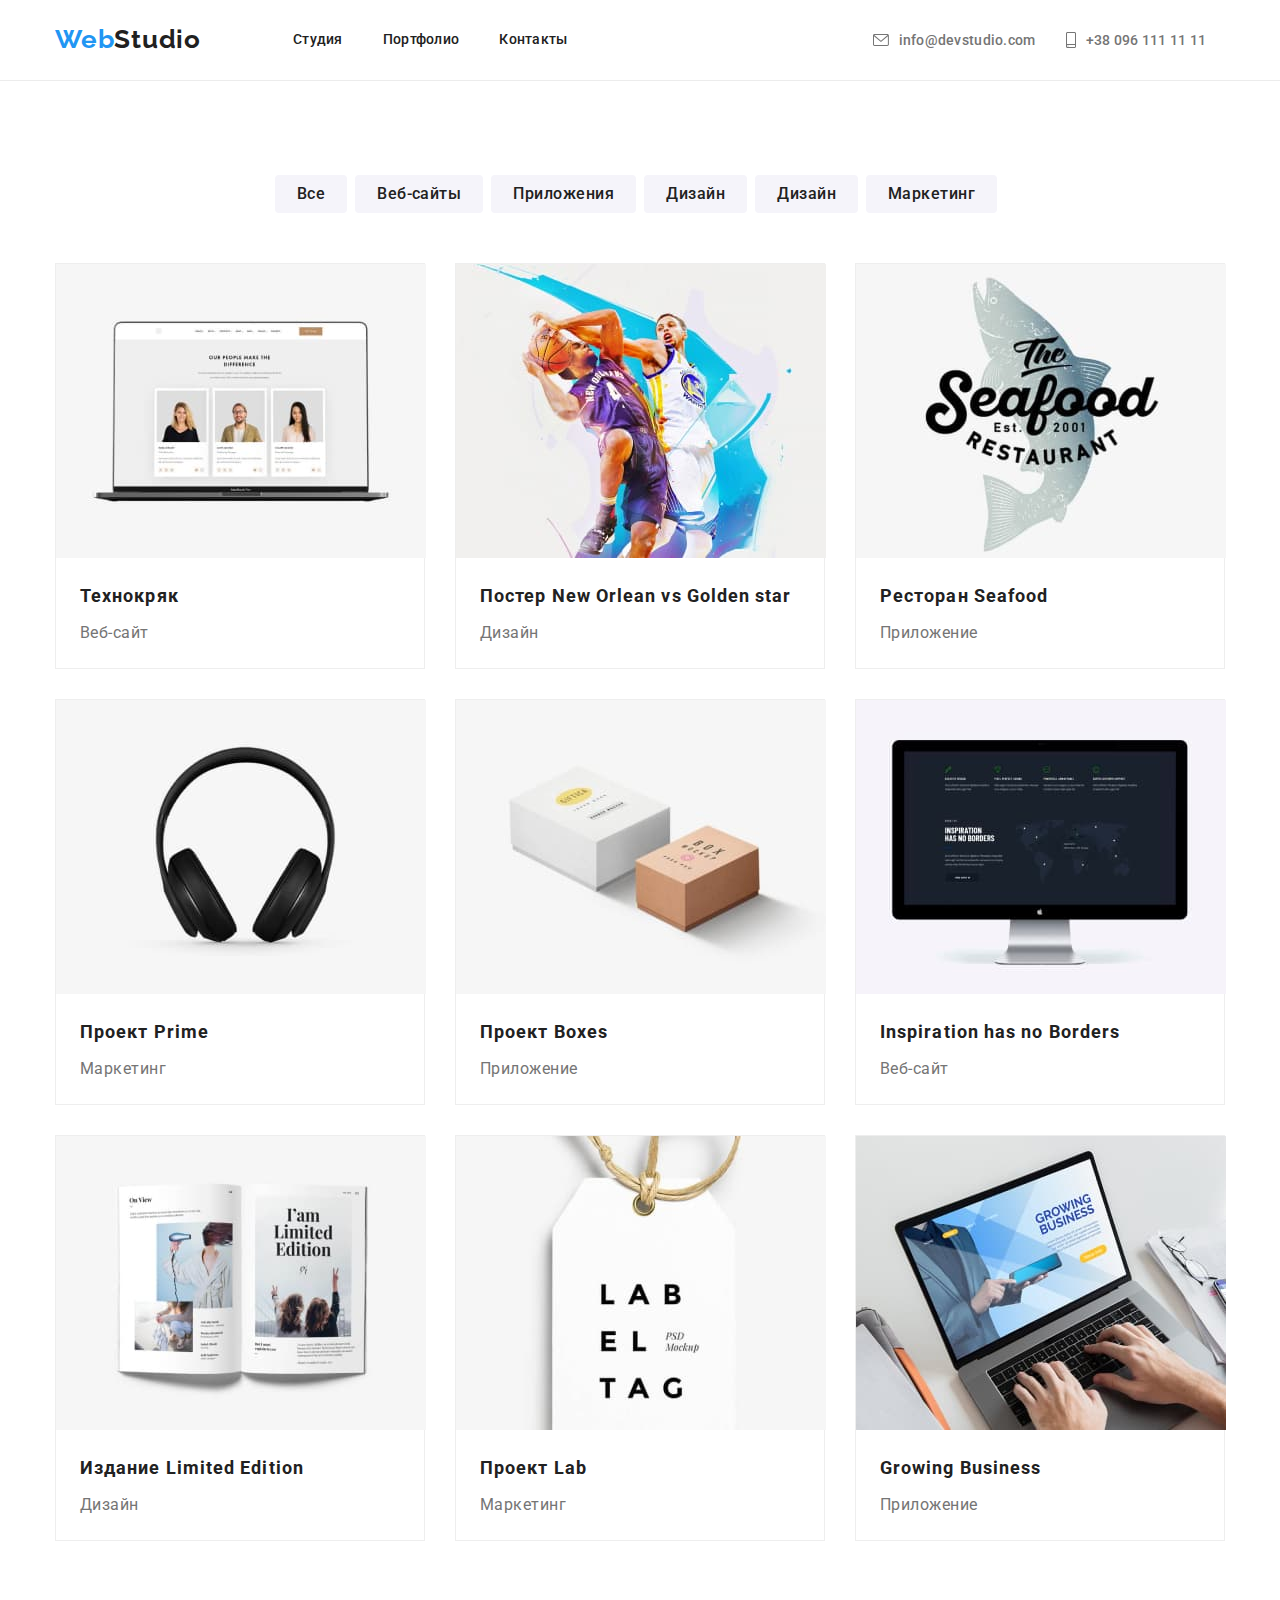
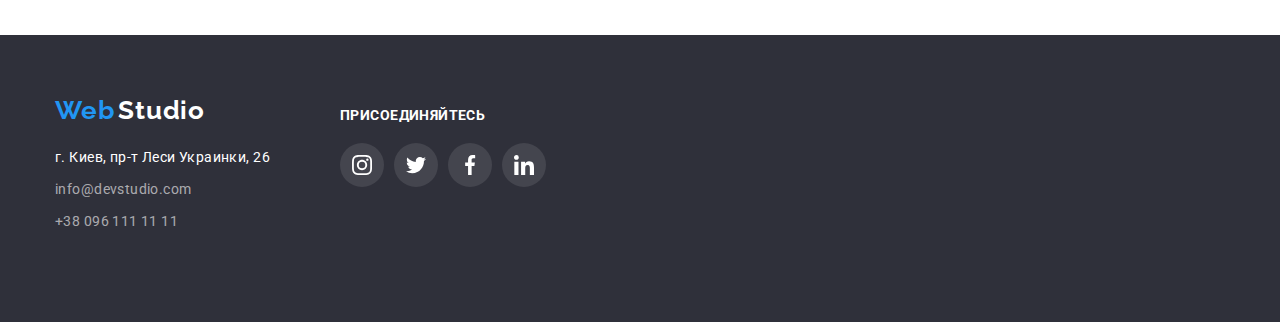
<file: portfolio.html>
<!DOCTYPE html>
<html lang="en">
  <head>
    <meta charset="UTF-8" />
    <meta name="viewport" content="width=device-width, initial-scale=1.0" />
    <title>portfolio</title>
    <link rel="stylesheet" href="https://cdnjs.cloudflare.com/ajax/libs/modern-normalize/1.0.0/modern-normalize.css" />
    <link
      rel="stylesheet"
      href="https://fonts.googleapis.com/css2?family=Raleway:wght@400;700;800;900&family=Roboto:wght@400;500;700;900&display=swap"
    />
    <link rel="stylesheet" href="./css/styles.css" />
  </head>
  <body>
    <!--шапка страницы-->
    <header class="header">
      <div class="container">
        <nav class="navigation">
          <!--логтип-->
          <a class="logo-link" lang="en" href="WebStudio"><span class="logo-web">Web</span><span
              class="logo-studio">Studio</span></a>
          <!--ссылки на разделы-->
          <ul class="navigation-list">
            <li class="nav-list-item">
              <a class="navigation-link" href="./index.html" class="link-menu-link">Студия</a>
            </li>
            <li class="nav-list-item">
              <a class="navigation-link" href="./portfolio.html" class="link-menu-link">Портфолио</a>
            </li>
            <li class="nav-list-item">
              <a class="navigation-link" href="" class="link-menu-link">Контакты</a>
            </li>
          </ul>
          <!--контактная информация-->
          <address class="address">
            <ul class="address-list-list">
              <li class="address-list-item">
                <a class="address-mail-link link" href="mailto:info@devstudio.com">
                  <svg class="mail-envelope">
                    <use href="./sprite.svg#envelope"></use>
                  </svg>
                  info@devstudio.com</a>
              </li>
              <li class="address-list-item">
                <a class="address-tel-link link" href="tel:+380961111111">
                  <svg class="smart">
                    <use href="./sprite.svg#smartphone"></use>
                  </svg>
                  +38 096 111 11 11</a>
              </li>
            </ul>
          </address>
        </nav>
      </div>
    </header>
    <main>
      <!--ссылки на виды работ-->
    <section class="completed">
      <div class="container">
        <ul class="knobs">
          <li class="knobs-name">
            <a href="Все"><button class="knobs-item" type="button">Все</button></a>
          </li>
          <li class="knobs-name">
            <a href="Веб-сайты"> <button class="knobs-item" type="button">Веб-сайты</button></a>
          </li>
          <li class="knobs-name">
            <a href="Приложения"> <button class="knobs-item" type="button">Приложения</button></a>
          </li>
          <li class="knobs-name">
            <a href="Дизайн"><button class="knobs-item" type="button">Дизайн</button></a>
          </li>
          <li class="knobs-name">
            <a href="Дизайн"><button class="knobs-item" type="button">Дизайн</button></a>
          </li>
          <li class="knobs-name">
            <a href="Маркетинг"><button class="knobs-item" type="button">Маркетинг</button></a>
          </li>
        </ul>

        <ul class="work-description">
          <li class="work-desc-container" >
            <img src="./imj-portfolio/imgTechnokryak.jpg" alt="открытый ноутбук с картинкой" width="370" height="294" />
              <div class="work-card">
                <h2 class="company-works">Технокряк</h2>
                <p class="description">Веб-сайт</p>
              </div>
          </li>
          <li class="work-desc-container">
            <img src="./imj-portfolio/imgPoster.jpg" alt="два баскетболиста борются за мяч" width="370" height="294" />
              <div class="work-card">
                <h2 class="company-works">Постер <span lang="en">New Orlean vs Golden star</span></h2>
                <p class="description">Дизайн</p>
              </div>
          </li>
          <li class="work-desc-container">
            <img src="./imj-portfolio/imgSeaFood.jpg" alt="логотип ресторана" width="370" height="294" />
              <div class="work-card">
                <h2 class="company-works">Ресторан <span lang="en">Seafood</span></h2>
                <p class="description">Приложение</p>
              </div>
          </li>
          <li class="work-desc-container">
            <img src="./imj-portfolio/imgPrime.jpg" alt="наушники" width="370" height="294" />
              <div class="work-card">
                <h2 class="company-works">Проект<span lang="en"> Prime</span></h2>
                <p class="description">Маркетинг</p>
              </div>
         </li>
          <li class="work-desc-container">
            <img src="./imj-portfolio/imgBoxes.jpg" alt="две коробки" width="370" height="294" />
              <div class="work-card">
                <h2 class="company-works">Проект <span lang="en"> Boxes</span></h2>
                <p class="description">Приложение</p>
              </div>
         </li>
          <li class="work-desc-container">
            <img src="./imj-portfolio/imgInspiration.jpg" alt="монитор" width="370" height="294" />
              <div class="work-card">
                <h2 class="company-works"><span lang="en">Inspiration has no Borders</span></h2>
                <p class="description">Веб-сайт</p>
              </div>
          </li>
          <li class="work-desc-container">
            <img src="./imj-portfolio/imgIimitedEdition.jpg" alt="открытая книга" width="370" height="294" />
            <div class="work-card">
              <h2 class="company-works">Издание <span lang="en">Limited Edition</span></h2>
              <p class="description">Дизайн</p>
            </div>
         </li>
          <li class="work-desc-container">
            <img src="./imj-portfolio/imgLab.jpg" alt="красивая этикетка" width="370" height="294" />
              <div class="work-card">
                <h2 class="company-works">Проект <span lang="en">Lab</span></h2>
                <p class="description">Маркетинг</p>
              </div>
          </li>
          <li class="work-desc-container">
            <img src="./imj-portfolio/imgGrowing.jpg" alt="работа на ноутбуке" width="370" height="294" />
              <div class="work-card">
                <h2 class="company-works"><span lang="en">Growing Business</span></h2>
                <p class="description">Приложение</p>
              </div>
           </li>
        </ul>
      </div>
    </section>
  </main>
    <footer class="footer-dark">
      <div class="container">
        <address class="address">
          <div class="logo-container">
            <a class="logo-link" href="WebStudio"><span class="logo-web">Web</span> <span class="logo-studio-footer">Studio</span></a>
            <ul class="footer-list">
              <li>
                <a class="footer-map" href="https://goo.gl/maps/9hXhkvQrHoETYkARA" target="_blank">
                  <p class="text">г. Киев, пр-т Леси Украинки, 26</p>
                </a>
              </li>
              <li>
                <a class="footer-mail" href="mailto:info@example.com">info@devstudio.com</a>
              </li>
              <li>
                <a class="footer-tel" href="tel:+380961111111">+38 096 111 11 11</a>
              </li>
            </ul>
          </div>

          <div class="social-links-footer">
            <h3 class="unite">ПРИСОЕДИНЯЙТЕСЬ</h3>
            <ul class="footer-social-networks-list">
              <li class="footer-social-networks-item">
                <a class="footer-social-networks-icon" href="">
                  <svg class="footer-svg">
                    <use href="./sprite.svg#instagram-2-2"></use>
                  </svg>
                </a>
              </li>
              <li class="footer-social-networks-item">
                <a class="footer-social-networks-icon" href="">
                  <svg class="footer-svg">
                    <use href="./sprite.svg#twitter"></use>
                  </svg>
                </a>
              </li>
              <li class="footer-social-networks-item">
                <a class="footer-social-networks-icon" href="">
                  <svg class="footer-svg">
                    <use href="./sprite.svg#facebook"></use>
                  </svg>
                </a>
              </li>
              <li class="footer-social-networks-item">
                <a class="footer-social-networks-icon" href="">
                  <svg class="footer-svg">
                    <use href="./sprite.svg#linkedin"></use>
                  </svg>
                </a>
              </li>
            </ul>
          </div>
        </address>
      </div>
    </footer>
  </body>
</html>
</file>
<file: css/styles.css>
/*:root {
  --main-text-color: #212121;
  --accent-color: #2196f3;
  --description-color: #757575;
  --footer-color: #2f303a;
  --mail-footer-color: rgba(255, 255, 255, 0.6);
}*/
:root {
  --accent-font: "Roboto", sans-serif;
  --secondary-font: "Raleway", sans-serif;
  --accent-color: #757575;
  --secondary-color: #212121;
  --hover-color: #2196f3;
}
html {
  box-sizing: border-box;
}
*,
*::before,
*::after {
  margin: 0;
  padding: 0;
}

body {
  font-family: "Roboto", sans-serif;
  font-style: normal;
}
img {
  display: block;
}

ul {
  list-style: none;
  display: flex;
}

a {
  text-decoration: none;
}
p,
ul,
h1,
h2,
h3 {
  margin: 0;
  padding: 0;
}

.container {
  width: 1200px;
  margin-left: auto;
  margin-right: auto;
  padding-left: 15px;
  padding-right: 15px;
  /*outline: 1px solid red;*/
  /*background-color: aqua;*/
}

.section {
  padding-top: 94px;
  /*padding-bottom: 94px;*/
}
/*.flexbox {
  display: flex;
}*/
.link {
  text-decoration: none;
}

.list {
  display: flex;
  flex-direction: row;
  list-style: none;
}

/*header*/
/*.header {
  display: flex;
  align-items: baseline;
  padding-top: 24px;
  padding-bottom: 25px;
  background-color: #ffffff;
}*/
.header {
  padding-top: 24px;
  padding-bottom: 25px;
  background-color: #ffffff;
}
header {
  border-bottom: 1px solid #ececec;
}

.header .container {
  display: flex;
}

.logo-web {
  font-family: "Raleway", sans-serif;
  text-decoration: none;
  font-style: normal;
  font-weight: bold;
  font-size: 26px;
  line-height: 31px;
  /* identical to box height */
  letter-spacing: 0.03em;
  color: #2196f3;
}
.logo-studio {
  font-family: "Raleway", sans-serif;
  text-decoration: none;
  font-style: normal;
  font-weight: bold;
  font-size: 26px;
  line-height: 31px;
  /* identical to box height */
  letter-spacing: 0.03em;
  color: #212121;
}

.navigation {
  display: flex;
  align-items: center;
}

.navigation-list {
  display: flex;
  margin-left: 92px;
}
.nav-list-item:not(:last-child) {
  margin-right: 40px;
}
.address-list-list {
  font-style: normal;
  display: flex;
  align-items: center;
  margin-left: 305px; /*auto;*/
  /*align-items: baseline;*/
}
.address {
  display: flex;
  font-style: normal;
}

.address-list-item:not(:last-child) {
  margin-right: 30px;
}

.navigation-link {
  color: var(--secondary-color);
  font-family: "Roboto", sans-serif;
  font-style: normal;
  font-weight: 500;
  font-size: 14px;
  line-height: 1.143;
  letter-spacing: 0.02em;
  /*color: var(--secondary-color);*/
}

.mail-envelope {
  /*display: block;*/
  width: 16px;
  height: 12px;
  margin-right: 10px;
  /*fill: currentcolor;*/
  fill: var(--accent-color);
}

.smart {
  width: 10px;
  height: 16px;
  margin-right: 10px;
  fill: var(--accent-color);
}
.address-mail-link {
  display: flex;
  align-items: center;
}
.address-tel-link {
  display: flex;
  align-items: center;
  /*fill: currentcolor;*/
}
.address-mail-link:hover .mail-envelope,
.address-tel-link:hover .smart,
.address-mail-link:focus .mail-envelope,
.address-tel-link:focus .smart {
  fill: var(--hover-color);
}
.address-mail-link,
.address-tel-link {
  font-family: "Roboto", sans-serif;
  font-style: normal;
  font-weight: 500;
  font-size: 14px;
  line-height: 1.143;
  letter-spacing: 0.02em;
  color: var(--accent-color);
}

.navigation-link:hover,
.navigation-link:focus,
.address-mail-link:hover,
.address-mail-link:focus,
.address-tel-link:hover,
.address-tel-link:focus {
  color: var(--hover-color);
}

/*heroooooooo*/

.hero {
  border-top: var(--accent-color);
  background-image: linear-gradient(rgba(47, 48, 58, 0.4), rgba(47, 48, 58, 0.4)), url(../imj/hero-imj-compressed.jpg);
  background-color: #2f303a;
  background-repeat: no-repeat;
  /*background-position: 50% 50%;*/
  background-size: cover;
  text-align: center;
  padding-top: 200px;
  padding-bottom: 200px;
}

.container-hero {
  text-align: center;
}
.hero-title {
  max-width: 696px;
  font-weight: 900;
  font-size: 44px;
  line-height: 1.364;
  letter-spacing: 0.06em;
  text-transform: uppercase;
  color: #ffffff;
  margin-left: auto;
  margin-right: auto;
  margin-bottom: 30px;
}

.modal-btn {
  display: inline-flexbox;
  border-style: none;
  /*min-width: 200px;*/
  font-family: var(--accent-font);
  font-weight: 700;
  font-size: 16px;
  line-height: 1.875;
  letter-spacing: 0.06em;
  text-align: center;
  text-decoration: none;
  text-align: center;
  color: #ffffff;
  background-color: var(--hover-color);
  border-radius: 4px;
  padding: 10px 32px;
  min-width: 200px;
  /*width: 200px;
  height: 50px;
  /*margin: 10px, 32px;*/
  /*padding: 10px, 32px;*/
}

.modal-btn:hover,
.modal-btn:focus {
  background-color: white;
  color: var(--hover-color);
  border-radius: 4px;
}

/*Advantage*/

/*.section advantage {
  /*padding-top: 94px;
  /*padding-bottom: 94px;
}*/

.container {
  width: 1200px;
  margin-left: auto;
  margin-right: auto;
  padding-left: 15px;
  padding-right: 15px;
}

.title-advantage-title {
  font-weight: 700;
  font-size: 14px;
  line-height: 1.143;
  letter-spacing: 0.03em;
  text-transform: uppercase;
  color: var(--secondary-color);
}
.title-advantage-title-at::before {
  display: inline-flex;
  content: "";
  padding-top: 25px;
  padding-right: 103px;
  padding-bottom: 25px;
  padding-left: 103px;
  background-image: url(../svg/antenna.svg);
  background-repeat: no-repeat;
  background-position: center;
  box-sizing: border-box;
  width: 270px;
  height: 120px;
  background-color: #f5f4fa;
  border-radius: 4px;
}

.title-advantage-title-pun::before {
  display: inline-flex;
  content: "";
  padding-top: 25px;
  padding-right: 103px;
  padding-bottom: 25px;
  padding-left: 103px;
  background-image: url(../svg/clock.svg);
  background-repeat: no-repeat;
  background-position: center;
  box-sizing: border-box;
  width: 270px;
  height: 120px;
  background-color: #f5f4fa;
  border-radius: 4px;
}
.title-advantage-title-plan::before {
  display: inline-flex;
  content: "";
  padding-top: 25px;
  padding-right: 103px;
  padding-bottom: 25px;
  padding-left: 103px;
  background-image: url(../svg/diagram.svg);
  background-repeat: no-repeat;
  background-position: center;
  box-sizing: border-box;
  width: 270px;
  height: 120px;
  background-color: #f5f4fa;
  border-radius: 4px;
}
.title-advantage-title-tech::before {
  display: inline-flex;
  content: "";
  padding-top: 25px;
  padding-right: 103px;
  padding-bottom: 25px;
  padding-left: 103px;
  background-image: url(../svg/astronaut.svg);
  background-repeat: no-repeat;
  background-position: center;
  box-sizing: border-box;
  width: 270px;
  height: 120px;
  background-color: #f5f4fa;
  border-radius: 4px;
}
.advantage-description {
  /*margin-bottom: 94px;*/
  padding: 270px, 75px;
  font-weight: 400;
  font-size: 14px;
  line-height: 1.714;
  letter-spacing: 0.03em;
  color: var(--accent-color);
}
.last {
  margin-bottom: 0px;
}
/*.advantage-list,
.advantage-list-item,*/
.title-advantage-title {
  /*margin-top: 0px;*/
  margin-bottom: 10px;
}
.advantage-item {
  width: 270px;
}
.advantage-item::before {
  content: "";
  width: 270px;
  height: 120px;
  background-image: url(../svg/antenna.png);
}

.advantage-list {
  display: flex;
  justify-content: space-between;
  margin-bottom: 0px;
}

/*profile*/

.section profile {
  margin-top: 94px;
  margin-bottom: 94px;
}
.profile {
  margin-bottom: 50px;
  font-weight: 700;
  font-size: 36px;
  line-height: 1.167;
  text-align: center;
  letter-spacing: 0.03em;
  color: var(--secondary-color);
}
.profile-description {
  display: flex;
  justify-content: space-between;
}
.profile-list-img {
  margin-right: 30px;
  margin-left: 0px;
  width: 370px;
  height: 294px;
}
.profile-pic-last {
  margin-left: 0px;
}
/*.services-list-item {
  display: inline-block;
}*/

/*TEAM*/

.title-team {
  margin-bottom: 50px;
  border-top: 0px;
  font-weight: 700;
  font-size: 36px;
  line-height: 1.167;
  text-align: center;
  letter-spacing: 0.03em;
  color: var(--secondary-color);
}

.workers {
  background-color: #f5f4fa;
  padding-top: 94px;
  padding-bottom: 94px;
}

.team-list {
  display: flex;
  justify-content: space-between;
  align-items: center;
  /*flex-wrap: nowrap;*/
}
.name-description {
  margin-top: 30px;
}

.member-list-subtitle {
  margin-bottom: 10px;
  font-weight: 500;
  font-size: 16px;
  line-height: 1.187;
  text-align: center;
  letter-spacing: 0.03em;
}
.item-team {
  width: 270px;
  background: #ffffff;
  box-shadow: 0px 1px 3px rgba(0, 0, 0, 0.12), 0px 1px 1px rgba(0, 0, 0, 0.14), 0px 2px 1px rgba(0, 0, 0, 0.2);
  border-radius: 0px 0px 4px 4px;
}

.members-list {
  display: flex;
  justify-content: space-between;
}

.member-list-description {
  font-weight: 400;
  font-size: 16px;
  line-height: 1;
  text-align: center;
  letter-spacing: 0.03em;
  color: var(--accent-color);
}
.img-team {
  display: block;
}
.social-networks-list {
  margin-top: 16px;
  margin-right: 32px;
  margin-bottom: 30px;
  margin-left: 32px;
  display: inline-flex;
  align-items: center;
}
.social-networks-item {
  display: inline-flex;
  width: 44px;
  height: 44px;
  justify-content: center;
  align-items: center;
  margin-right: 10px;
  border-radius: 50%;
}
.social-networks-item:hover {
  background-color: var(--hover-color);
  fill: #ffffff;
}
.social-networks-icon {
  fill: var(--accent-color);
}
.social-networks-icon:hover {
  fill: #ffffff;
}

.insta-icon {
  width: 20px;
  height: 20px;
}
.twitter-icon {
  width: 20px;
  height: 16px;
}

/*CLIENTS*/
.clients {
  padding-top: 94px;
  padding-bottom: 94px;
}

.klients {
  margin-bottom: 50px;
  border-top: 0px;
  font-weight: 700;
  font-size: 36px;
  line-height: 1.167;
  text-align: center;
  letter-spacing: 0.03em;
  color: var(--secondary-color);
}
.client-list {
  display: inline-flex;
  align-items: center;
  /*margin-right: 215px;*/
}
.client-item {
  display: flex;
}
.company {
  display: flex;
  width: 170px;
  height: 90px;
  justify-content: center;
  align-items: center;
  margin-right: 10px;
  border-radius: 4px;
  border: 1px solid var(--accent-color);
  margin-right: 30px;
  fill: var(--accent-color);
}
.company:hover {
  border-color: var(--hover-color);
}
.company:hover .company-logo {
  fill: var(--hover-colorcolor);
}
.company :hover,
.company :focus {
  fill: var(--hover-color);
  border: var(--hover-color);
}

/*FOOOOOOTER*/
.footer-description {
  font-style: normal;
  font-weight: 400;
  font-size: 14px;
  line-height: 1.714;
  letter-spacing: 0.03em;
  color: #ffffff;
}
.logo-studio-footer {
  font-family: "Raleway", sans-serif;
  text-decoration: none;
  font-style: normal;
  font-weight: bold;
  font-size: 26px;
  line-height: 31px;
  /* identical to box height */
  letter-spacing: 0.03em;
  color: #ffffff;
}

/*footer address {
  
}*/
/*.footer-first {
  margin-right: 80px;
}*/
.logo-container {
  display: block;
  margin-bottom: 20px;
}
.footer-map {
  display: inline-block;
  font-weight: 400;
  font-size: 14px;
  font-style: normal;
  line-height: 1.714;
  letter-spacing: 0.03em;
  color: #ffffff;
  margin-bottom: 8px;
}
.footer-mail,
.footer-tel {
  display: inline-block;
  font-weight: 400;
  font-size: 14px;
  font-style: normal;
  line-height: 1.714;
  letter-spacing: 0.03em;
  color: rgba(255, 255, 255, 0.6);
  margin-bottom: 8px;
}
.footer-list {
  display: flex;
  flex-direction: column;
  margin-top: 20px;
}
.social-links-footer {
  display: flex;
  width: 206px;
  /*height: 80px;
  padding-top: 12px;*/
}
.unite {
  font-weight: 700;
  font-size: 14px;
  line-height: 1.143;
  letter-spacing: 0.03em;
  text-transform: uppercase;
  color: #ffffff;
  text-align: start;
  margin-bottom: 20px;
  font-style: normal;
}
.social-links-footer {
  display: flex;
  margin-top: 12px;
  margin-left: 70px;
  flex-direction: column;
}
.footer-social-networks-list {
  display: flex;
  width: 206px;
  justify-content: space-between;
}
.footer-svg {
  width: 20px;
  height: 20px;
  fill: #ffffff;
}
.footer-social-networks-icon {
  display: flex;
  align-items: center;
  justify-content: center;
  width: 44px;
  height: 44px;
  border-radius: 50%;
  background: rgba(255, 255, 255, 0.1);
}
.footer-social-networks-icon:hover,
.footer-social-networks-icon:focus {
  background-color: var(--hover-color);
}

.footer-social-networks-icon:hover .footer-svg,
.footer-social-networks-icon:focus .footer-svg {
  fill: #ffffff;
}

.footer-dark {
  background: #2f303a;
  padding-top: 60px;
  padding-bottom: 60px;
}
/*------------------------------------ END of Index-----------------*/

/*------------------PORTFOLIO----------------*/

.completed {
  padding-top: 94px;
  padding-bottom: 94px;
}
.knobs {
  display: flex;
  justify-content: center;
  margin-bottom: 50px;
}
/*.project-filter-item + .project-filter-item {
  margin-left: 8px;
}*/
.knobs-item {
  padding: 6px 22px;
  border-radius: 4px;
  font-weight: 500;
  font-size: 16px;
  line-height: 1.625;
  text-align: center;
  letter-spacing: 0.03em;
  color: var(--secondary-color);
  background-color: #f5f4fa;
  border: transparent;
}

.knobs-item:hover,
.knobs-item:focus {
  color: #ffffff;
  background-color: var(--hover-color);
  box-shadow: 0px 3px 1px rgba(0, 0, 0, 0.1), 0px 1px 2px rgba(0, 0, 0, 0.08), 0px 2px 2px rgba(0, 0, 0, 0.12);
}

.knobs-item {
  margin-right: 8px;
}
.work-description {
  display: flex;
  flex-wrap: wrap;
}
.work-desc-container {
  width: 370px;
  background: #ffffff;
  border: 1px solid #eeeeee;
}
.work-desc-container:not(:nth-child(3n)) {
  margin-right: 30px;
}

.work-desc-container:not(:nth-child(n + 7)) {
  margin-bottom: 30px;
}
.work-desc-container:hover,
.work-desc-container:focus {
  box-shadow: 0px 1px 1px rgba(0, 0, 0, 0.12), 0px 4px 4px rgba(0, 0, 0, 0.06), 1px 4px 6px rgba(0, 0, 0, 0.16);
}
.work-card {
  padding: 20px 24px;
}
.company-works {
  margin-bottom: 4px;
  font-weight: 700;
  font-size: 18px;
  line-height: 2;
  letter-spacing: 0.06em;
  color: var(--secondary-color);
}
.description {
  font-family: Roboto;
  font-style: normal;
  font-weight: normal;
  font-size: 16px;
  line-height: 1.875;
  letter-spacing: 0.03em;
  color: var(--accent-color);
}
</file>
